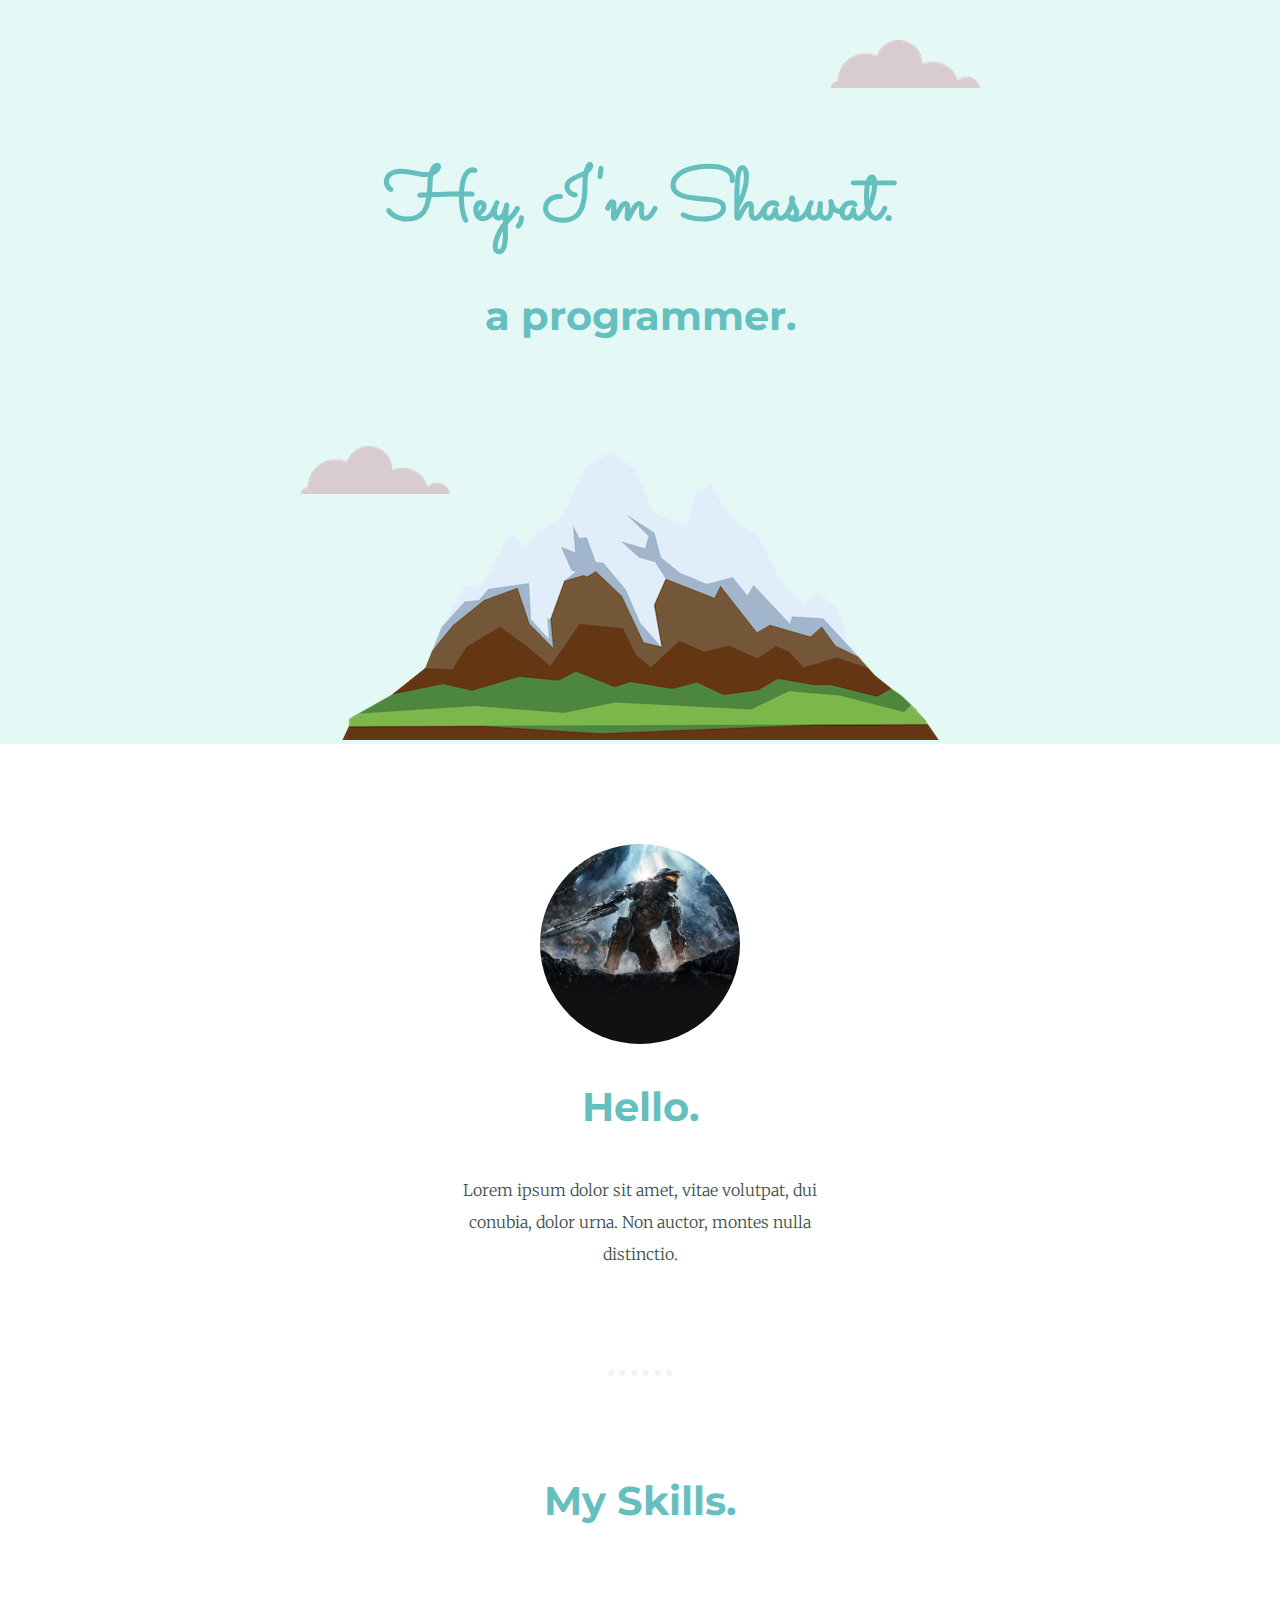
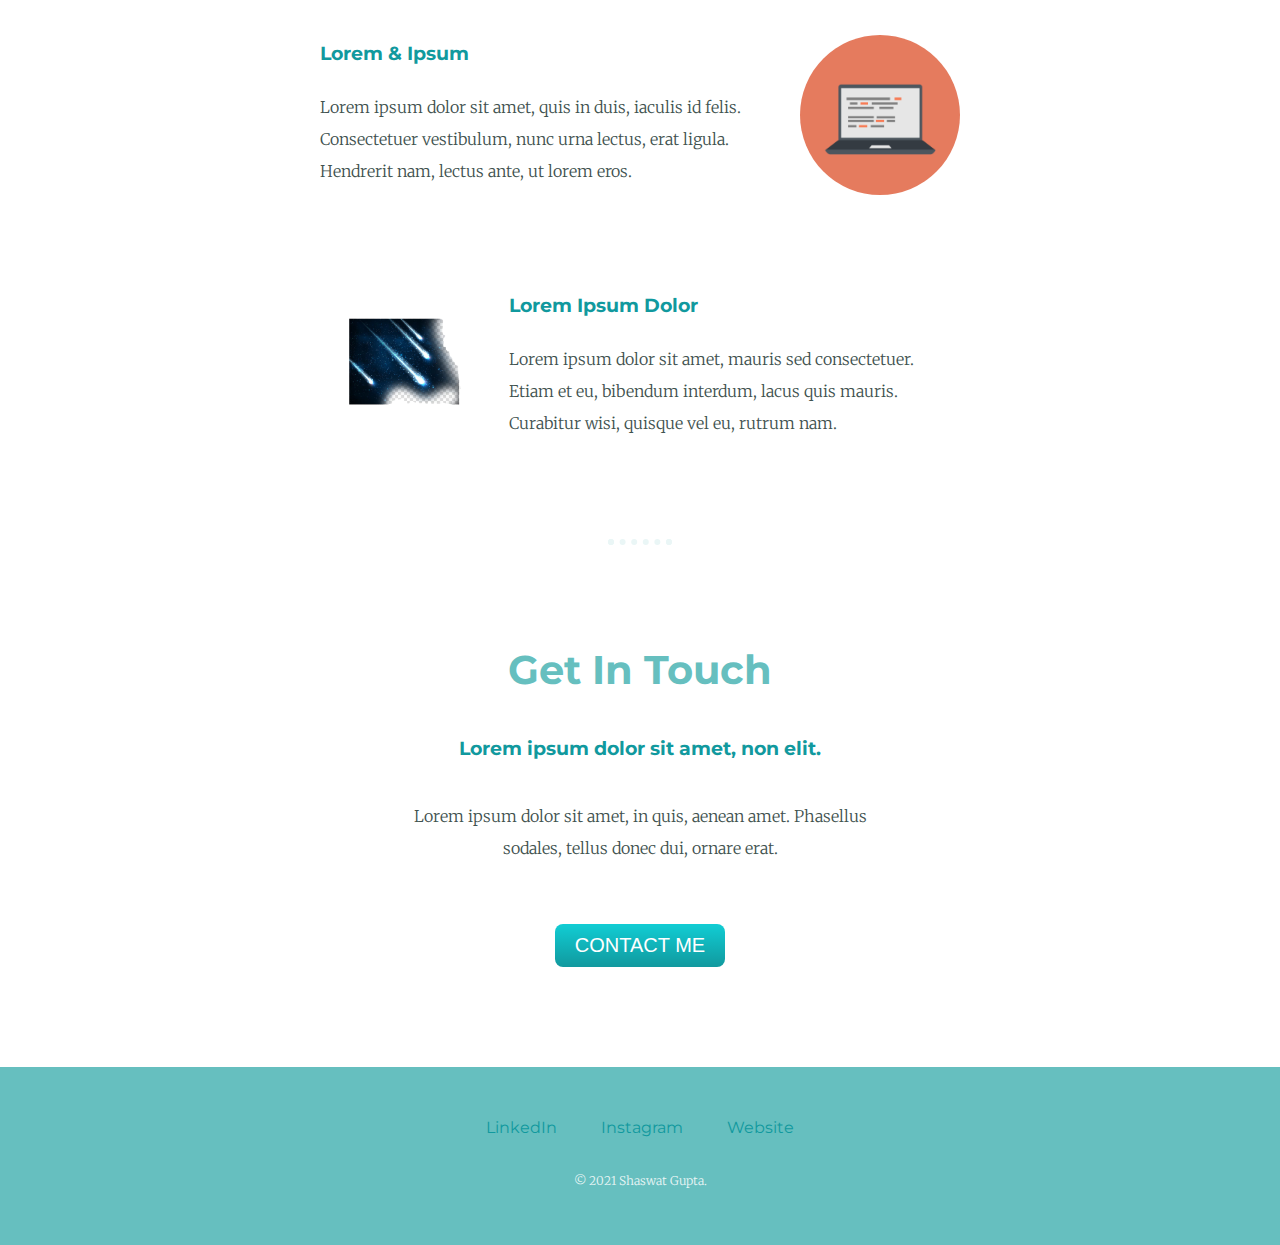
<file: index.html>
<!DOCTYPE html>
<html lang="en">
<head>
    <meta charset="UTF-8">
    <title>Shaswat Gupta</title>
    <link rel="stylesheet" type="text/css" href="CSS/styles.css">
    <link rel="icon" href="sources/iconhalo.png">
    <link rel="preconnect" href="https://fonts.gstatic.com">
    <link href="https://fonts.googleapis.com/css2?family=Merriweather:ital,wght@1,300&family=Montserrat:ital@1&family=Sacramento&display=swap" rel="stylesheet">
</head>
<body>
<div class="top-container">
    <img class="top-cloud" src="sources/cloud.png" alt="clouds">
<h1>Hey, I'm Shaswat.</h1>
<h2>a programmer.</h2>
    <img class="bottom-cloud" src="sources/cloud.png" alt="clouds">
    <img src="sources/mountain.png" alt="mountains">
</div>
<div class="middle-container">
    <div class="profile">
        <img class="prof" src="sources/masterchief164.jpg" alt="photo" width="200px" height="200px">
        <h2>Hello.</h2>
        <p style="margin: auto; width: 30% ">Lorem ipsum dolor sit amet, vitae volutpat, dui conubia, dolor urna. Non auctor, montes nulla distinctio.</p>
    </div>
    <hr>
    <div class="skills">
        <h2>My Skills.</h2>
        <div class="skill-row">
            <img class="code-img" src="sources/computer.png" alt="coding">
            <h3>Lorem & Ipsum</h3>
            <p class="code-des">Lorem ipsum dolor sit amet, quis in duis, iaculis id felis. Consectetuer vestibulum, nunc urna lectus, erat ligula. Hendrerit nam, lectus ante, ut lorem eros.</p>
        </div>
        <div class="skill-row">
            <img class="meteor" src="sources/meteor1.png" alt="">
            <h3>Lorem Ipsum Dolor</h3>
            <p>Lorem ipsum dolor sit amet, mauris sed consectetuer. Etiam et eu, bibendum interdum, lacus quis mauris. Curabitur wisi, quisque vel eu, rutrum nam.</p>
        </div>
    </div>
    <hr>
    <div class="contact-me">
        <h2>Get In Touch</h2>
        <h3>Lorem ipsum dolor sit amet, non elit.</h3>
        <p class="contact-msg">Lorem ipsum dolor sit amet, in quis, aenean amet. Phasellus sodales, tellus donec dui, ornare erat.</p>
        <a class="BUTTON_IMJ" href="mailto:shaswat2001.sg@gmail.com">CONTACT ME</a>
    </div>
</div>


<div class="bottom-container">
    <a class="footer-link" href="https://www.linkedin.com/in/shaswat-gupta-16b1891b4/">LinkedIn</a>
    <a class="footer-link" href="https://www.instagram.com/shasgupta/">Instagram</a>
    <a class="footer-link" href="https://www.appbrewery.co/">Website</a>
    <p class="copy" >© 2021 Shaswat Gupta.</p>
</div>
</body>
</html>
</file>
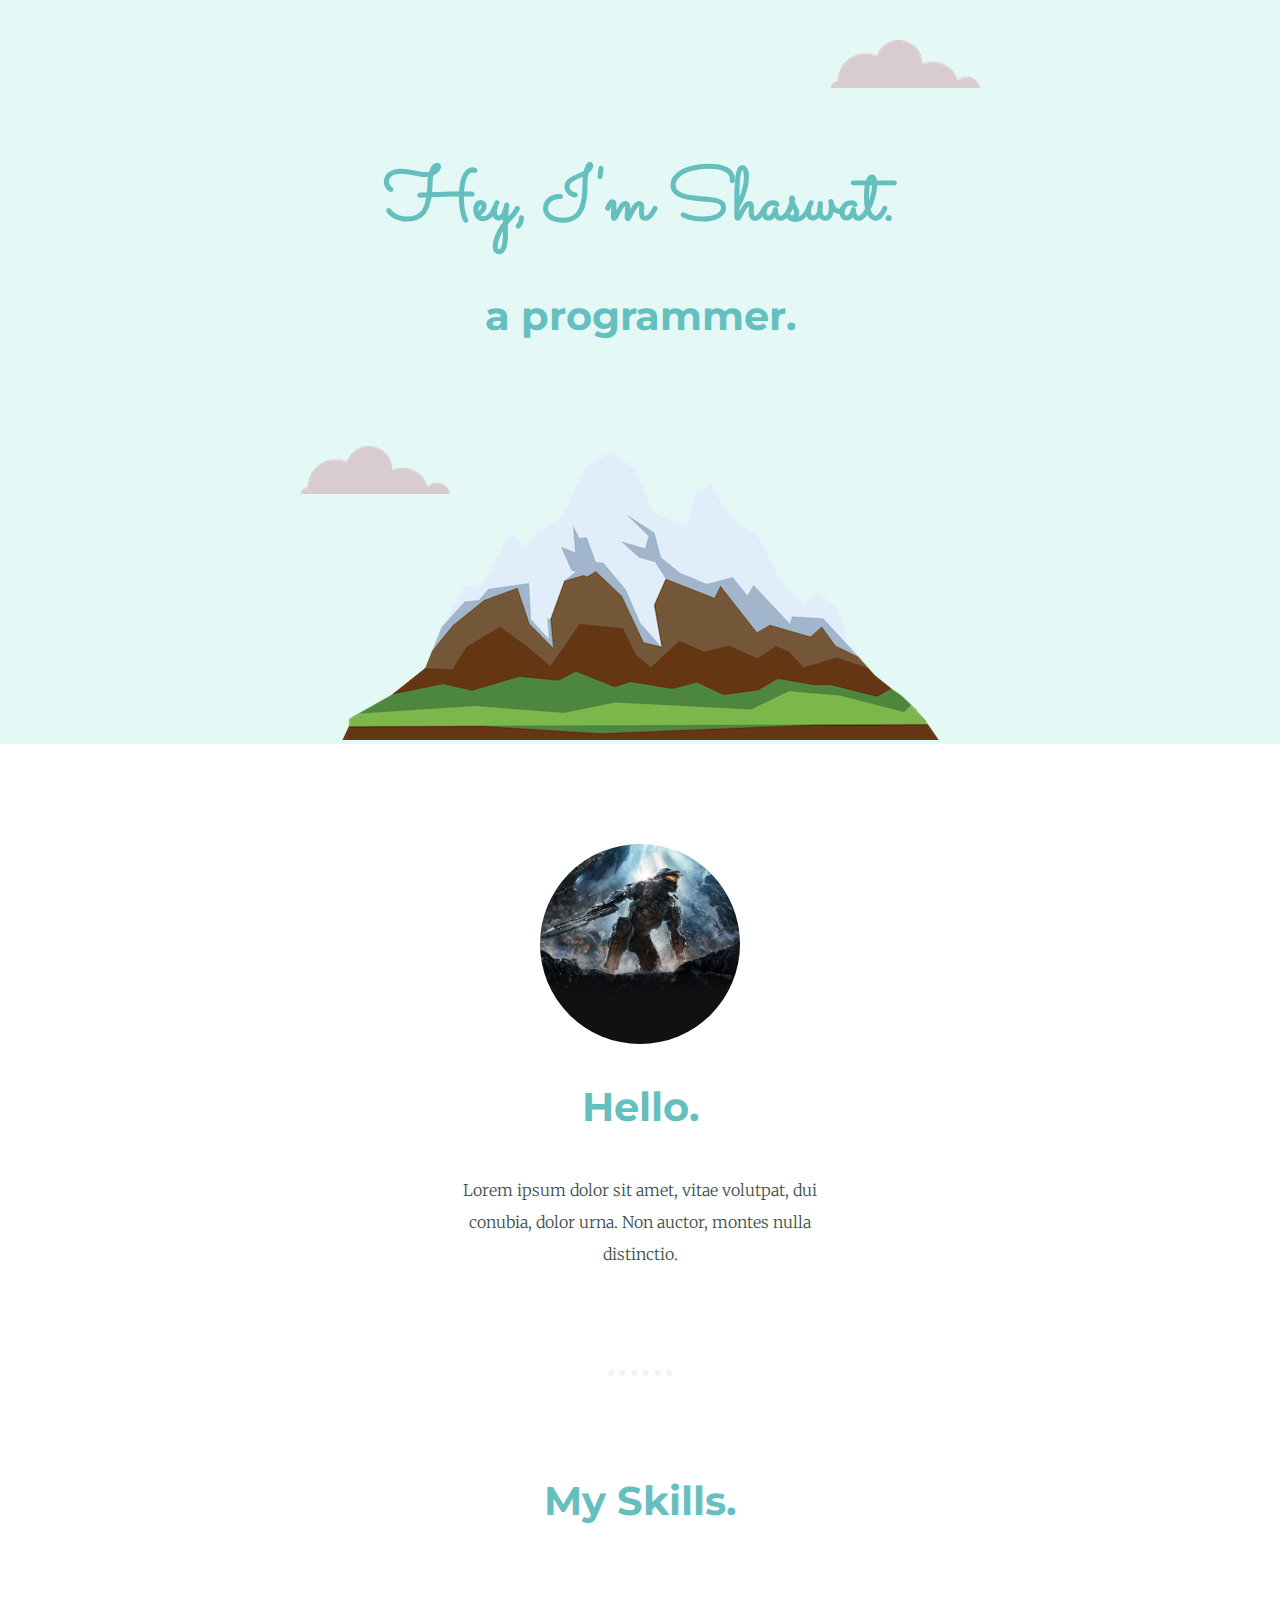
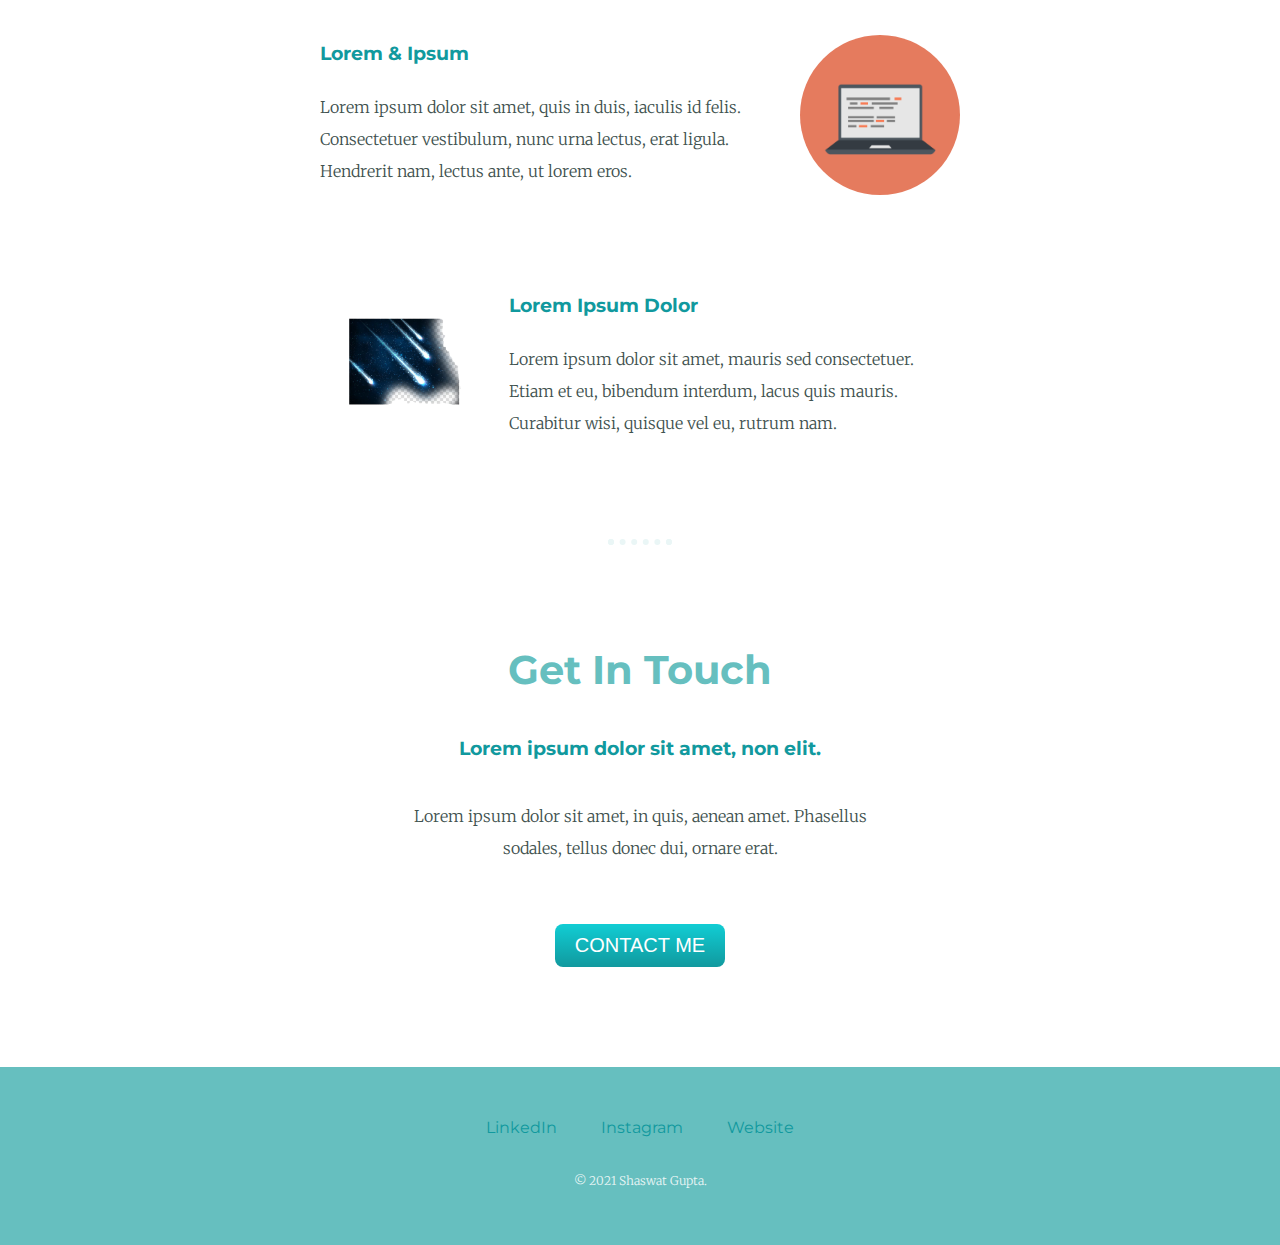
<file: HTML/index.html>
<!DOCTYPE html>
<html lang="en">
<head>
    <meta charset="UTF-8">
    <title>Shaswat Gupta</title>
    <link rel="stylesheet" type="text/css" href="../CSS/styles.css">
    <link rel="icon" href="../sources/iconhalo.png">
    <link rel="preconnect" href="https://fonts.gstatic.com">
    <link href="https://fonts.googleapis.com/css2?family=Merriweather:ital,wght@1,300&family=Montserrat:ital@1&family=Sacramento&display=swap" rel="stylesheet">
</head>
<body>
<div class="top-container">
    <img class="top-cloud" src="../sources/cloud.png" alt="clouds">
<h1>Hey, I'm Shaswat.</h1>
<h2>a programmer.</h2>
    <img class="bottom-cloud" src="../sources/cloud.png" alt="clouds">
    <img src="../sources/mountain.png" alt="mountains">
</div>
<div class="middle-container">
    <div class="profile">
        <img class="prof" src="../sources/masterchief164.jpg" alt="photo" width="200px" height="200px">
        <h2>Hello.</h2>
        <p style="margin: auto; width: 30% ">Lorem ipsum dolor sit amet, vitae volutpat, dui conubia, dolor urna. Non auctor, montes nulla distinctio.</p>
    </div>
    <hr>
    <div class="skills">
        <h2>My Skills.</h2>
        <div class="skill-row">
            <img class="code-img" src="../sources/computer.png" alt="coding">
            <h3>Lorem & Ipsum</h3>
            <p class="code-des">Lorem ipsum dolor sit amet, quis in duis, iaculis id felis. Consectetuer vestibulum, nunc urna lectus, erat ligula. Hendrerit nam, lectus ante, ut lorem eros.</p>
        </div>
        <div class="skill-row">
            <img class="meteor" src="../sources/meteor1.png" alt="">
            <h3>Lorem Ipsum Dolor</h3>
            <p>Lorem ipsum dolor sit amet, mauris sed consectetuer. Etiam et eu, bibendum interdum, lacus quis mauris. Curabitur wisi, quisque vel eu, rutrum nam.</p>
        </div>
    </div>
    <hr>
    <div class="contact-me">
        <h2>Get In Touch</h2>
        <h3>Lorem ipsum dolor sit amet, non elit.</h3>
        <p class="contact-msg">Lorem ipsum dolor sit amet, in quis, aenean amet. Phasellus sodales, tellus donec dui, ornare erat.</p>
        <a class="BUTTON_IMJ" href="mailto:shaswat2001.sg@gmail.com">CONTACT ME</a>
    </div>
</div>


<div class="bottom-container">
    <a class="footer-link" href="https://www.linkedin.com/in/shaswat-gupta-16b1891b4/">LinkedIn</a>
    <a class="footer-link" href="https://www.instagram.com/shasgupta/">Instagram</a>
    <a class="footer-link" href="https://www.appbrewery.co/">Website</a>
    <p class="copy" >© 2021 Shaswat Gupta.</p>
</div>
</body>
</html>
</file>
<file: CSS/styles.css>
body {
    margin: 0;
    text-align: center;
    font-family: "Merriweather", serif;
    color: #40514E;
}

h1 {
    color: #66bfbf;
    font-family: "sacramento", cursive;
    font-size: 4.625rem;
    margin: 50px auto 0 auto;
}

h2 {
    color: #66bfbf;
    font-family: 'Montserrat', sans-serif;
    font-size: 2.5rem;
    padding-bottom: 10px;

}

h3 {
    color: #11999E;
    font-family: 'Montserrat', sans-serif;

}


hr {
    width: 4%;
    border: dotted #EAF6F6 6px;
    border-bottom: none;
    margin: 100px auto;
}

.top-container {
    background-color: #E4f9f5;
    position: relative;
    padding-top: 100px;
}

.top-cloud {
    top: 40px;
    right: 300px;
    position: absolute;

}

.bottom-cloud {
    position: absolute;
    left: 300px;
    bottom: 250px;
}

.middle-container {
    margin: 100px 0;

}


.skill-row {
    width: 50%;
    margin: 100px auto 100px auto;
    text-align: left;
    line-height: 2;
}

.meteor {
    width: 25%;
    float: left;
    margin-right: 1.8rem;
}

.code-img {
    width: 25%;
    border-radius: 50%;
    float: right;
    margin-left: 1.8rem;
}

p {
    line-height: 2;
    font-weight: 5;

}

.BUTTON_IMJ {
    background: #11CDD4;
    background-image: -webkit-linear-gradient(top, #11CDD4, #11999E);
    background-image: -moz-linear-gradient(top, #11CDD4, #11999E);
    background-image: -ms-linear-gradient(top, #11CDD4, #11999E);
    background-image: -o-linear-gradient(top, #11CDD4, #11999E);
    -webkit-border-radius: 8px;
    -moz-border-radius: 8px;
    border-radius: 8px;
    color: #FFFFFF;
    font-family: Brush Script MT, sans-serif;
    font-size: 20px;
    font-weight: 100;
    padding: 10px 20px 10px 20px;
    text-decoration: none;
    display: inline-block;
    cursor: pointer;
    text-align: center;
}

.BUTTON_IMJ:hover {
    background: #30E3CB;
    background-image: -webkit-linear-gradient(top, #30E3CB, #2BC4AD);
    background-image: -moz-linear-gradient(top, #30E3CB, #2BC4AD);
    background-image: -ms-linear-gradient(top, #30E3CB, #2BC4AD);
    background-image: -o-linear-gradient(top, #30E3CB, #2BC4AD);
    -webkit-border-radius: 8px;
    -moz-border-radius: 8px;
    border-radius: 8px;
    text-decoration: none;
}

.bottom-container {
    background-color: #66bfbf;
    padding: 50px 0 20px;
}


.footer-link {
    color: #11999E;
    font-family: "Montserrat", sans-serif;
    margin: 10px 20px;
    text-decoration: none;
}
.footer-link:hover{
    color: #EAF6F6;
}

.copy {
    color: #EAF6F6;
    font-size: 0.75rem;
    padding: 20px 0;
}

.prof {
    border-radius: 50%;
}

.contact-msg {
    width: 40%;
    margin: 40px auto 60px;
}
</file>
